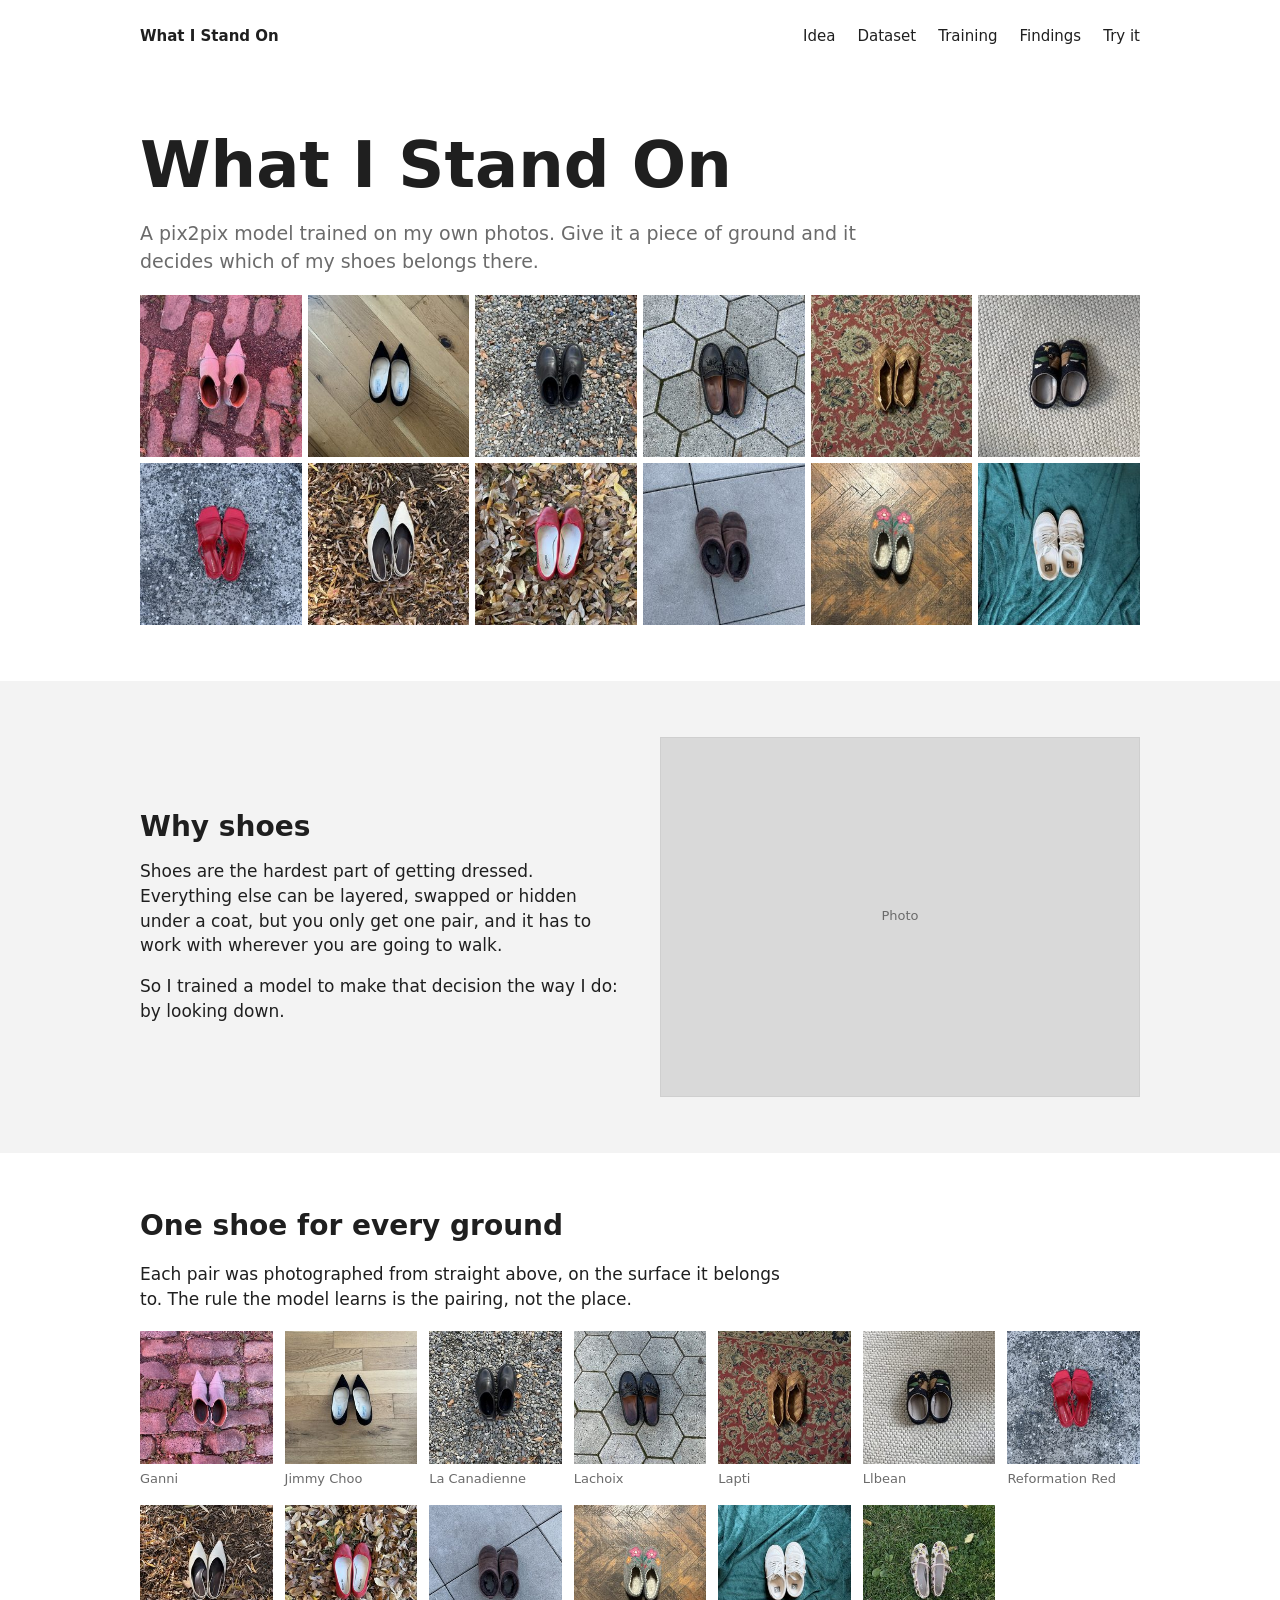
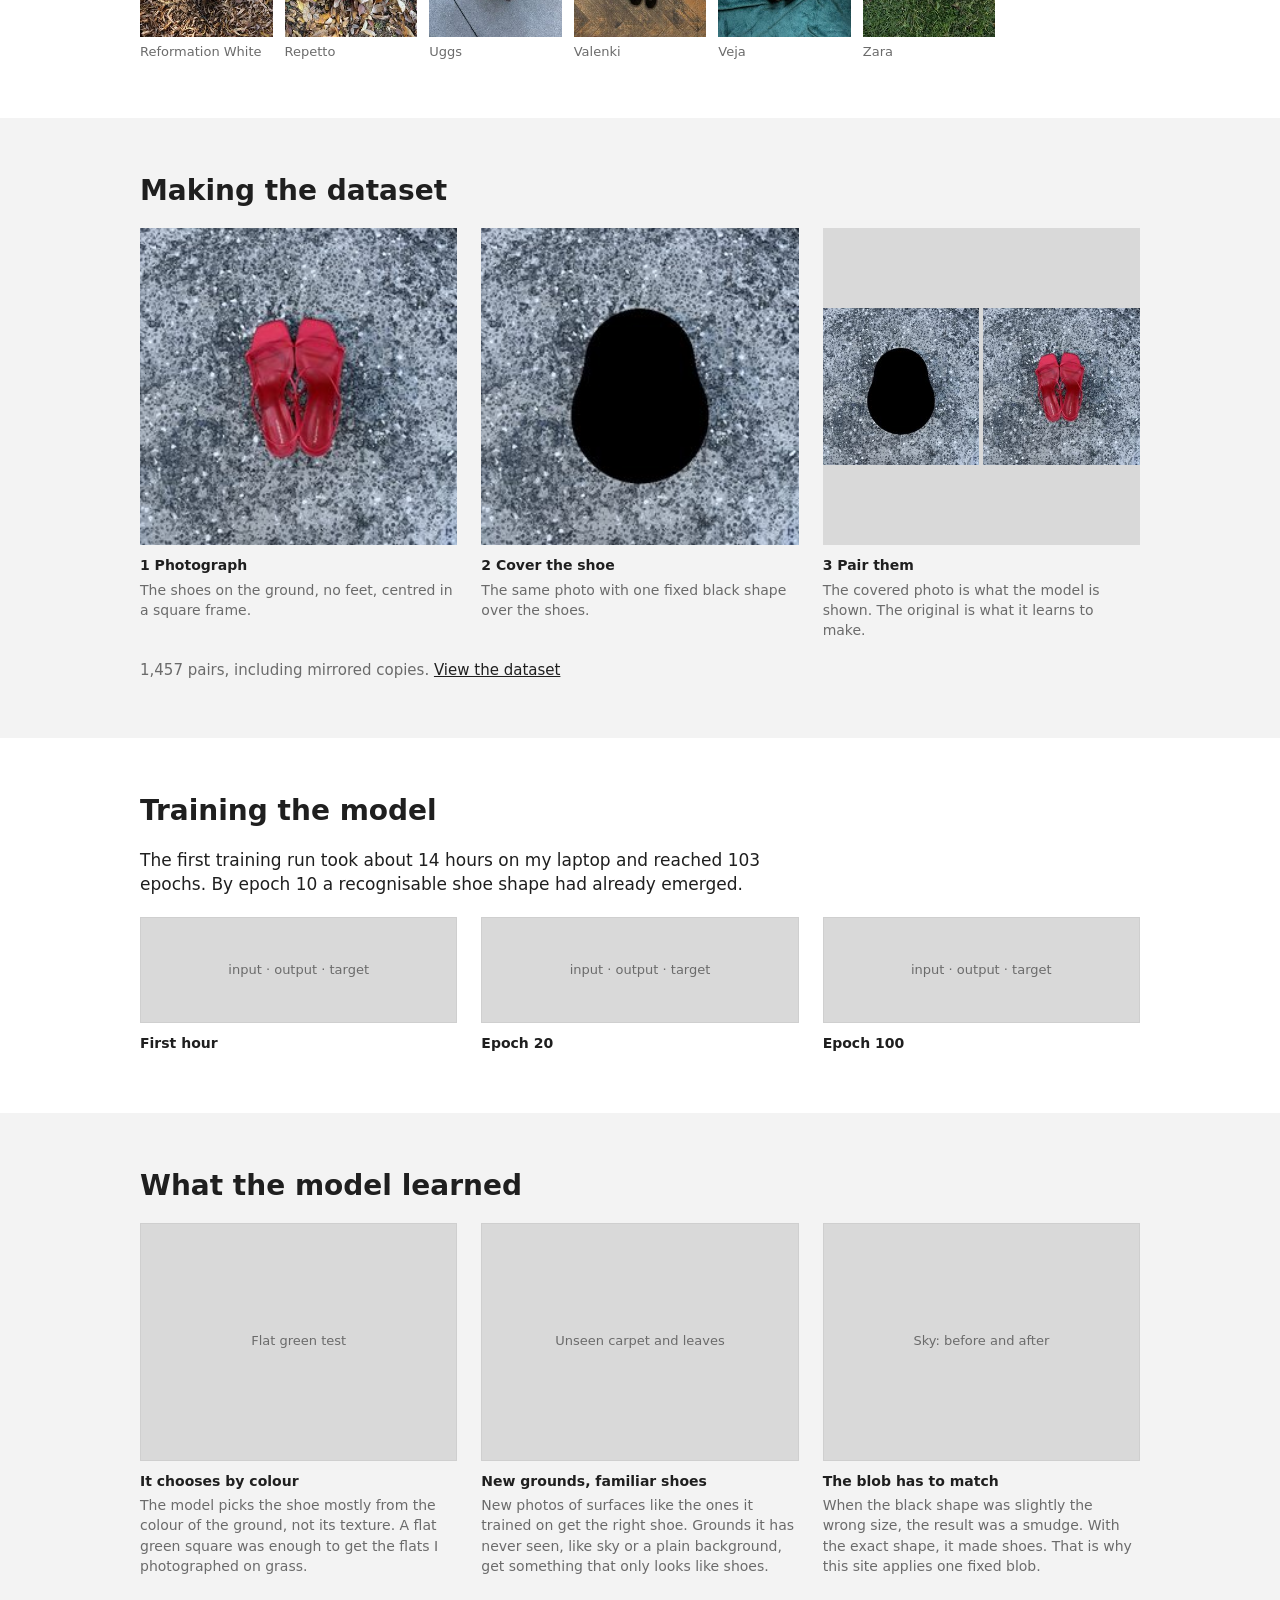
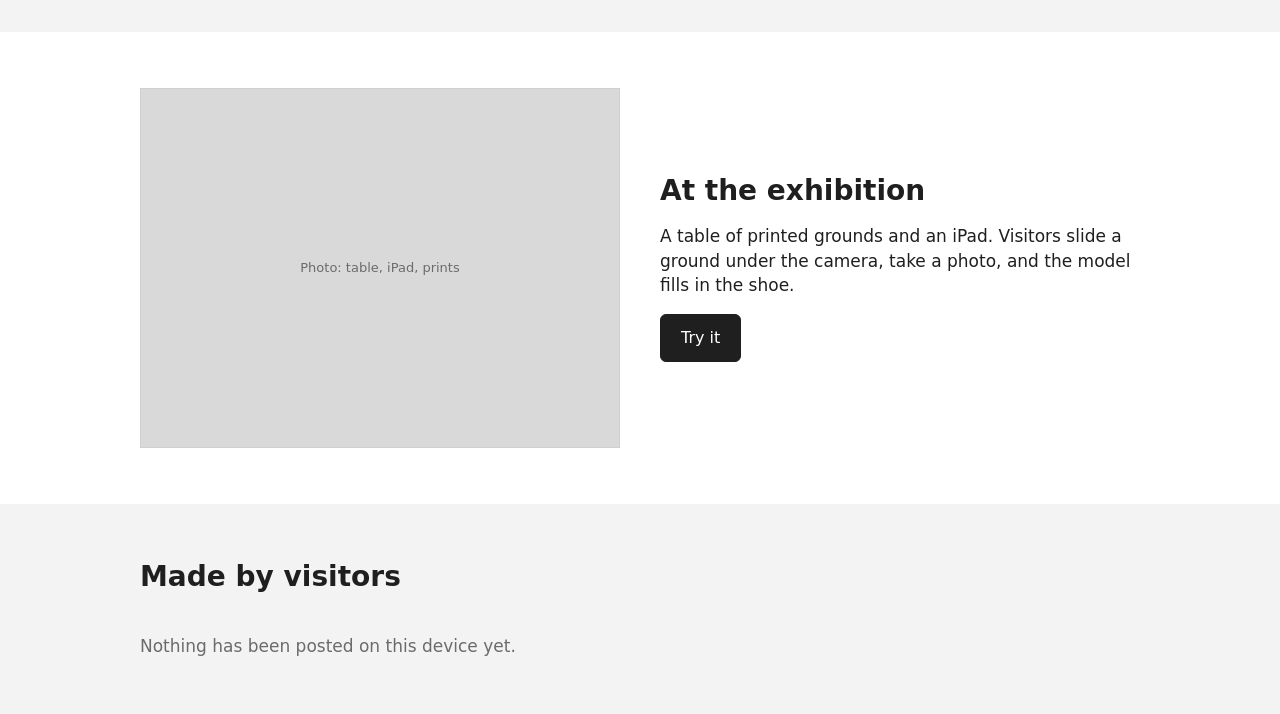
<file: about.html>
<!DOCTYPE html>
<html lang="en">

<head>
  <meta charset="UTF-8">
  <meta name="viewport" content="width=device-width, initial-scale=1">
  <title>About · What I Stand On</title>
  <link rel="stylesheet" href="./styles.css">
  <link rel="stylesheet" href="./about.css">
</head>

<body class="about">

  <nav class="about-nav">
    <a class="about-home" href="index.html">What I Stand On</a>
    <div>
      <a href="#idea">Idea</a>
      <a href="#dataset">Dataset</a>
      <a href="#training">Training</a>
      <a href="#findings">Findings</a>
      <a href="index.html#instructions">Try it</a>
    </div>
  </nav>

  <header class="band">
    <h1>What I Stand On</h1>
    <p class="lede-left">A pix2pix model trained on my own photos. Give it a piece of ground and it decides which of my shoes belongs there.</p>
    <div class="hero-grid">
        <img src="assets/dataset/ganni_2_b.jpg" alt="ganni on the ground" loading="lazy">
        <img src="assets/dataset/jimmy_choo_2_b.jpg" alt="jimmy choo on the ground" loading="lazy">
        <img src="assets/dataset/la_canadienne_2_b.jpg" alt="la canadienne on the ground" loading="lazy">
        <img src="assets/dataset/lachoix_2_b.jpg" alt="lachoix on the ground" loading="lazy">
        <img src="assets/dataset/lapti_2_b.jpg" alt="lapti on the ground" loading="lazy">
        <img src="assets/dataset/llbean_2_b.jpg" alt="llbean on the ground" loading="lazy">
        <img src="assets/dataset/reformation_red_2_b.jpg" alt="reformation red on the ground" loading="lazy">
        <img src="assets/dataset/reformation_white_2_b.jpg" alt="reformation white on the ground" loading="lazy">
        <img src="assets/dataset/repetto_2_b.jpg" alt="repetto on the ground" loading="lazy">
        <img src="assets/dataset/uggs_2_b.jpg" alt="uggs on the ground" loading="lazy">
        <img src="assets/dataset/valenki_2_b.jpg" alt="valenki on the ground" loading="lazy">
        <img src="assets/dataset/veja_2_b.jpg" alt="veja on the ground" loading="lazy">
    </div>
  </header>

  <section class="band grey split" id="idea">
    <div>
      <h2>Why shoes</h2>
      <!-- DRAFT COPY: rewrite in your own words -->
      <p>Shoes are the hardest part of getting dressed. Everything else can be layered, swapped or hidden under a coat, but you only get one pair, and it has to work with wherever you are going to walk.</p>
      <p>So I trained a model to make that decision the way I do: by looking down.</p>
    </div>
    <div class="ph">Photo</div>
  </section>

  <section class="band">
    <h2>One shoe for every ground</h2>
    <p>Each pair was photographed from straight above, on the surface it belongs to. The rule the model learns is the pairing, not the place.</p>
    <div class="shoe-row">
        <figure><img src="assets/dataset/ganni_1_b.jpg" alt="" loading="lazy"><figcaption>ganni</figcaption></figure>
        <figure><img src="assets/dataset/jimmy_choo_1_b.jpg" alt="" loading="lazy"><figcaption>jimmy choo</figcaption></figure>
        <figure><img src="assets/dataset/la_canadienne_1_b.jpg" alt="" loading="lazy"><figcaption>la canadienne</figcaption></figure>
        <figure><img src="assets/dataset/lachoix_1_b.jpg" alt="" loading="lazy"><figcaption>lachoix</figcaption></figure>
        <figure><img src="assets/dataset/lapti_1_b.jpg" alt="" loading="lazy"><figcaption>lapti</figcaption></figure>
        <figure><img src="assets/dataset/llbean_1_b.jpg" alt="" loading="lazy"><figcaption>llbean</figcaption></figure>
        <figure><img src="assets/dataset/reformation_red_1_b.jpg" alt="" loading="lazy"><figcaption>reformation red</figcaption></figure>
        <figure><img src="assets/dataset/reformation_white_1_b.jpg" alt="" loading="lazy"><figcaption>reformation white</figcaption></figure>
        <figure><img src="assets/dataset/repetto_1_b.jpg" alt="" loading="lazy"><figcaption>repetto</figcaption></figure>
        <figure><img src="assets/dataset/uggs_1_b.jpg" alt="" loading="lazy"><figcaption>uggs</figcaption></figure>
        <figure><img src="assets/dataset/valenki_1_b.jpg" alt="" loading="lazy"><figcaption>valenki</figcaption></figure>
        <figure><img src="assets/dataset/veja_1_b.jpg" alt="" loading="lazy"><figcaption>veja</figcaption></figure>
        <figure><img src="assets/dataset/zara_1_b.jpg" alt="" loading="lazy"><figcaption>zara</figcaption></figure>
    </div>
  </section>

  <section class="band grey" id="dataset">
    <h2>Making the dataset</h2>
    <div class="three">
      <figure>
        <img src="assets/dataset/reformation_red_1_b.jpg" alt="Red shoes photographed on the ground" loading="lazy">
        <figcaption><strong>1 Photograph</strong>The shoes on the ground, no feet, centred in a square frame.</figcaption>
      </figure>
      <figure>
        <img src="assets/dataset/reformation_red_1_a.jpg" alt="The same photo with a black shape covering the shoes" loading="lazy">
        <figcaption><strong>2 Cover the shoe</strong>The same photo with one fixed black shape over the shoes.</figcaption>
      </figure>
      <figure>
        <div class="side-by-side">
          <img src="assets/dataset/reformation_red_1_a.jpg" alt="" loading="lazy">
          <img src="assets/dataset/reformation_red_1_b.jpg" alt="" loading="lazy">
        </div>
        <figcaption><strong>3 Pair them</strong>The covered photo is what the model is shown. The original is what it learns to make.</figcaption>
      </figure>
    </div>
    <p class="stat">1,457 pairs, including mirrored copies. <a href="index.html#dataset">View the dataset</a></p>
  </section>

  <section class="band" id="training">
    <h2>Training the model</h2>
    <p>The first training run took about 14 hours on my laptop and reached 103 epochs. By epoch 10 a recognisable shoe shape had already emerged.</p>
    <div class="three">
      <figure><div class="ph ph-wide">input · output · target</div><figcaption><strong>First hour</strong></figcaption></figure>
      <figure><div class="ph ph-wide">input · output · target</div><figcaption><strong>Epoch 20</strong></figcaption></figure>
      <figure><div class="ph ph-wide">input · output · target</div><figcaption><strong>Epoch 100</strong></figcaption></figure>
    </div>
  </section>

  <section class="band grey" id="findings">
    <h2>What the model learned</h2>
    <div class="three">
      <figure>
        <div class="ph">Flat green test</div>
        <figcaption><strong>It chooses by colour</strong>The model picks the shoe mostly from the colour of the ground, not its texture. A flat green square was enough to get the flats I photographed on grass.</figcaption>
      </figure>
      <figure>
        <div class="ph">Unseen carpet and leaves</div>
        <figcaption><strong>New grounds, familiar shoes</strong>New photos of surfaces like the ones it trained on get the right shoe. Grounds it has never seen, like sky or a plain background, get something that only looks like shoes.</figcaption>
      </figure>
      <figure>
        <div class="ph">Sky: before and after</div>
        <figcaption><strong>The blob has to match</strong>When the black shape was slightly the wrong size, the result was a smudge. With the exact shape, it made shoes. That is why this site applies one fixed blob.</figcaption>
      </figure>
    </div>
  </section>

  <section class="band split">
    <div class="ph">Photo: table, iPad, prints</div>
    <div>
      <h2>At the exhibition</h2>
      <p>A table of printed grounds and an iPad. Visitors slide a ground under the camera, take a photo, and the model fills in the shoe.</p>
      <a class="btn btn-solid" href="index.html#instructions">Try it</a>
    </div>
  </section>

  <section class="band grey">
    <h2>Made by visitors</h2>
    <div class="grid" id="visitorGrid"></div>
    <p class="empty" id="visitorEmpty">Nothing has been posted on this device yet.</p>
  </section>

  <script>
    // Shows the wall posts saved in this browser (same storage as the experience).
    try {
      var posts = JSON.parse(localStorage.getItem("what-i-stand-on-wall")) || [];
      var grid = document.getElementById("visitorGrid");
      posts.slice(0, 12).forEach(function (p) {
        var img = document.createElement("img");
        img.src = p.img;
        img.alt = "A shoe generated for a visitor's photo of the ground";
        grid.appendChild(img);
      });
      document.getElementById("visitorEmpty").hidden = posts.length > 0;
    } catch (err) {}
  </script>
</body>

</html>
</file>
<file: styles.css>
/* What I Stand On — kept close to the wireframes on purpose:
   black, white and grey, so the look can be designed on top later. */

:root {
  --bg: #ffffff;
  --text: #1f1f1f;
  --muted: #6b6b6b;
  --line: #cfcfcf;
  --fill: #d9d9d9;
  --dark: #222222;
  --dark-fill: #4a4a4a;
  --pad: 28px;
}

* { box-sizing: border-box; }

html, body { margin: 0; }

body {
  background: var(--bg);
  color: var(--text);
  font-family: Inter, system-ui, -apple-system, "Helvetica Neue", Arial, sans-serif;
  font-size: 17px;
  line-height: 1.45;
  -webkit-text-size-adjust: 100%;
}

body.dark-page { background: var(--dark); }

[hidden] { display: none !important; }

h1, h2, h3, p, ol, figure { margin: 0; }
h1 { font-size: 40px; line-height: 1.1; }
h2 { font-size: 26px; line-height: 1.2; text-wrap: balance; }
h3 { font-size: 15px; font-weight: 600; text-transform: capitalize; }

/* ── Screens ───────────────────────────────────────────── */

.screen {
  min-height: 100vh;
  min-height: 100dvh;
  max-width: 600px;
  margin: 0 auto;
  padding: var(--pad);
  padding-bottom: calc(var(--pad) + env(safe-area-inset-bottom));
  display: flex;
  flex-direction: column;
  gap: 20px;
}

.screen.wide { max-width: 1100px; }

.screen.dark {
  background: var(--dark);
  color: #ffffff;
  --line: #ffffff;
  --muted: #c4c4c4;
  --fill: var(--dark-fill);
}

.bar {
  display: flex;
  align-items: center;
  justify-content: space-between;
  gap: 16px;
  min-height: 48px;
}

.bar-title { font-size: 24px; }
.bar-note { font-size: 15px; color: var(--muted); text-align: right; }

.center {
  flex: 1;
  display: flex;
  flex-direction: column;
  align-items: center;
  justify-content: center;
  text-align: center;
  gap: 18px;
}

.lede { max-width: 26em; color: var(--muted); text-wrap: balance; }

/* Pushes the buttons to the bottom of the screen, like the wireframes */
.actions {
  margin-top: auto;
  display: flex;
  flex-direction: column;
  gap: 12px;
}
.actions-center { align-items: center; }
.actions.row { flex-direction: row; }

.row { display: flex; gap: 12px; }

/* ── Buttons ───────────────────────────────────────────── */

.btn {
  display: inline-flex;
  align-items: center;
  justify-content: center;
  min-height: 48px;
  padding: 0 20px;
  border: 1.5px solid var(--text);
  border-radius: 6px;
  background: transparent;
  color: var(--text);
  font: inherit;
  font-size: 16px;
  font-weight: 500;
  text-decoration: none;
  cursor: pointer;
  -webkit-tap-highlight-color: transparent;
}

.screen.dark .btn { border-color: #ffffff; color: #ffffff; }

.btn-solid { background: var(--text); color: #ffffff; }
.btn-wide { flex: 1; width: 100%; }
.btn:disabled { opacity: 0.45; cursor: default; }
.btn:active:not(:disabled) { transform: translateY(1px); }
.btn:focus-visible, .shutter:focus-visible, .quiet-link:focus-visible {
  outline: 3px solid #7aa7ff;
  outline-offset: 2px;
}

.quiet-link { color: var(--muted); font-size: 15px; padding: 12px; }

/* ── Text bits ─────────────────────────────────────────── */

.caption { font-size: 14px; color: var(--muted); }
.caption-center { text-align: center; }
.loading { text-align: center; padding: 12px 0; font-weight: 500; }
.empty { color: var(--muted); }

.steps {
  list-style: none;
  padding: 0;
  counter-reset: step;
  display: flex;
  flex-direction: column;
  gap: 18px;
}
.steps li {
  counter-increment: step;
  display: grid;
  grid-template-columns: 36px 1fr;
  gap: 14px;
  align-items: start;
}
.steps li::before {
  content: counter(step);
  width: 36px;
  height: 36px;
  border: 1.5px solid var(--text);
  border-radius: 50%;
  display: grid;
  place-items: center;
  font-size: 15px;
  font-weight: 600;
}

/* ── Camera ────────────────────────────────────────────── */

.viewfinder {
  position: relative;
  width: 100%;
  /* stay square, and leave room for the shutter on short screens */
  max-width: min(100%, calc(100dvh - 300px));
  aspect-ratio: 1;
  margin: 0 auto;
  background: var(--dark-fill);
  overflow: hidden;
}

.viewfinder video {
  width: 100%;
  height: 100%;
  object-fit: cover; /* centred square crop, same as the photo */
  display: block;
}
.viewfinder video.mirrored { transform: scaleX(-1); }

#guides {
  position: absolute;
  inset: 0;
  width: 100%;
  height: 100%;
  pointer-events: none;
}
#guides rect, #guides ellipse {
  stroke: #ffffff;
  stroke-width: 0.5;
  stroke-dasharray: 1.6 1.2;
  /* a thin dark edge keeps the guides visible on pale ground */
  filter: drop-shadow(0 0 0.4px rgba(0, 0, 0, 0.9));
}

.viewfinder-msg {
  position: absolute;
  inset: 0;
  display: grid;
  place-items: center;
  padding: 32px;
  text-align: center;
  color: #ffffff;
}
.viewfinder-msg:empty { display: none; }

.shutter {
  width: 72px;
  height: 72px;
  border-radius: 50%;
  border: 4px solid var(--dark);
  background: #ffffff;
  box-shadow: 0 0 0 3px #ffffff;
  cursor: pointer;
}
.shutter:disabled { opacity: 0.4; cursor: default; }
.shutter:active:not(:disabled) { transform: scale(0.94); }

/* ── Images ────────────────────────────────────────────── */

.frame {
  display: block;
  background: var(--fill);
  border: 1px solid var(--line);
  width: 256px;
  height: 256px;
  max-width: 100%;
  aspect-ratio: 1;
  height: auto;
}

.frame-large { width: min(100%, 420px); margin: 0 auto; }

.pair { display: flex; gap: 16px; justify-content: center; }
.pair figure { flex: 0 1 256px; min-width: 0; }
.pair .frame { width: 100%; }
.pair figcaption {
  margin-top: 8px;
  font-size: 14px;
  color: var(--muted);
  text-align: center;
}

/* ── Wall ──────────────────────────────────────────────── */

.grid {
  display: grid;
  grid-template-columns: repeat(auto-fill, minmax(140px, 1fr));
  gap: 12px;
}
.grid img {
  width: 100%;
  aspect-ratio: 1;
  display: block;
  background: var(--dark-fill);
}

.wall-footer { justify-content: space-between; }

/* ── Dataset ───────────────────────────────────────────── */

#datasetList { display: flex; flex-direction: column; gap: 24px; }
.shoe-group { display: flex; flex-direction: column; gap: 8px; }
.pairs { display: flex; flex-wrap: wrap; gap: 16px; }
.pair-small { display: flex; gap: 4px; }
.pair-small img {
  width: 120px;
  height: 120px;
  display: block;
  background: var(--fill);
}

@media (max-width: 420px) {
  :root { --pad: 20px; }
  h1 { font-size: 32px; }
  .pair-small img { width: 76px; height: 76px; }
  .row { flex-wrap: wrap; }
}
</file>
<file: about.css>
/* About page. Builds on styles.css. */

.about { font-size: 17px; }
.about h1 { font-size: clamp(40px, 7vw, 64px); }
.about h2 { font-size: 28px; }
.about p { max-width: 38em; }

.about-nav {
  display: flex;
  flex-wrap: wrap;
  justify-content: space-between;
  align-items: center;
  gap: 8px 24px;
  padding: 16px max(28px, calc((100vw - 1000px) / 2));
  font-size: 15px;
}
.about-nav a { color: var(--text); text-decoration: none; padding: 10px 0; display: inline-block; }
.about-nav div { display: flex; flex-wrap: wrap; gap: 0 22px; }
.about-nav a:hover { text-decoration: underline; }
.about-home { font-weight: 600; }

.band {
  padding: 56px max(28px, calc((100vw - 1000px) / 2));
  display: flex;
  flex-direction: column;
  gap: 20px;
}
.band.grey { background: #f3f3f3; }
.band.split {
  display: grid;
  grid-template-columns: repeat(auto-fit, minmax(280px, 1fr));
  gap: 40px;
  align-items: center;
}
.band.split > div:not(.ph) { display: flex; flex-direction: column; gap: 16px; align-items: flex-start; }

.lede-left { color: var(--muted); font-size: 19px; }

/* Grey boxes mark images that still need to be added */
.ph {
  background: var(--fill);
  border: 1px solid var(--line);
  aspect-ratio: 4 / 3;
  display: grid;
  place-items: center;
  padding: 12px;
  text-align: center;
  font-size: 13px;
  color: var(--muted);
}
.ph-wide { aspect-ratio: 3 / 1; }

.hero-grid { display: grid; grid-template-columns: repeat(6, 1fr); gap: 6px; }
.hero-grid img, .shoe-row img, .three img { width: 100%; aspect-ratio: 1; display: block; background: var(--fill); }

.shoe-row { display: grid; grid-template-columns: repeat(auto-fill, minmax(120px, 1fr)); gap: 16px 12px; }
.shoe-row figcaption { font-size: 13px; color: var(--muted); margin-top: 6px; text-transform: capitalize; }

.three { display: grid; grid-template-columns: repeat(auto-fit, minmax(220px, 1fr)); gap: 24px; }
.three figcaption { font-size: 14px; color: var(--muted); margin-top: 10px; }
.three figcaption strong { display: block; color: var(--text); margin-bottom: 4px; }
.side-by-side { display: grid; grid-template-columns: 1fr 1fr; gap: 4px; aspect-ratio: 1; align-content: center; background: var(--fill); }

.stat { font-size: 15px; color: var(--muted); }
.stat a { color: var(--text); }

.about .grid img { background: var(--fill); }

@media (max-width: 600px) {
  .hero-grid { grid-template-columns: repeat(4, 1fr); }
}
</file>
